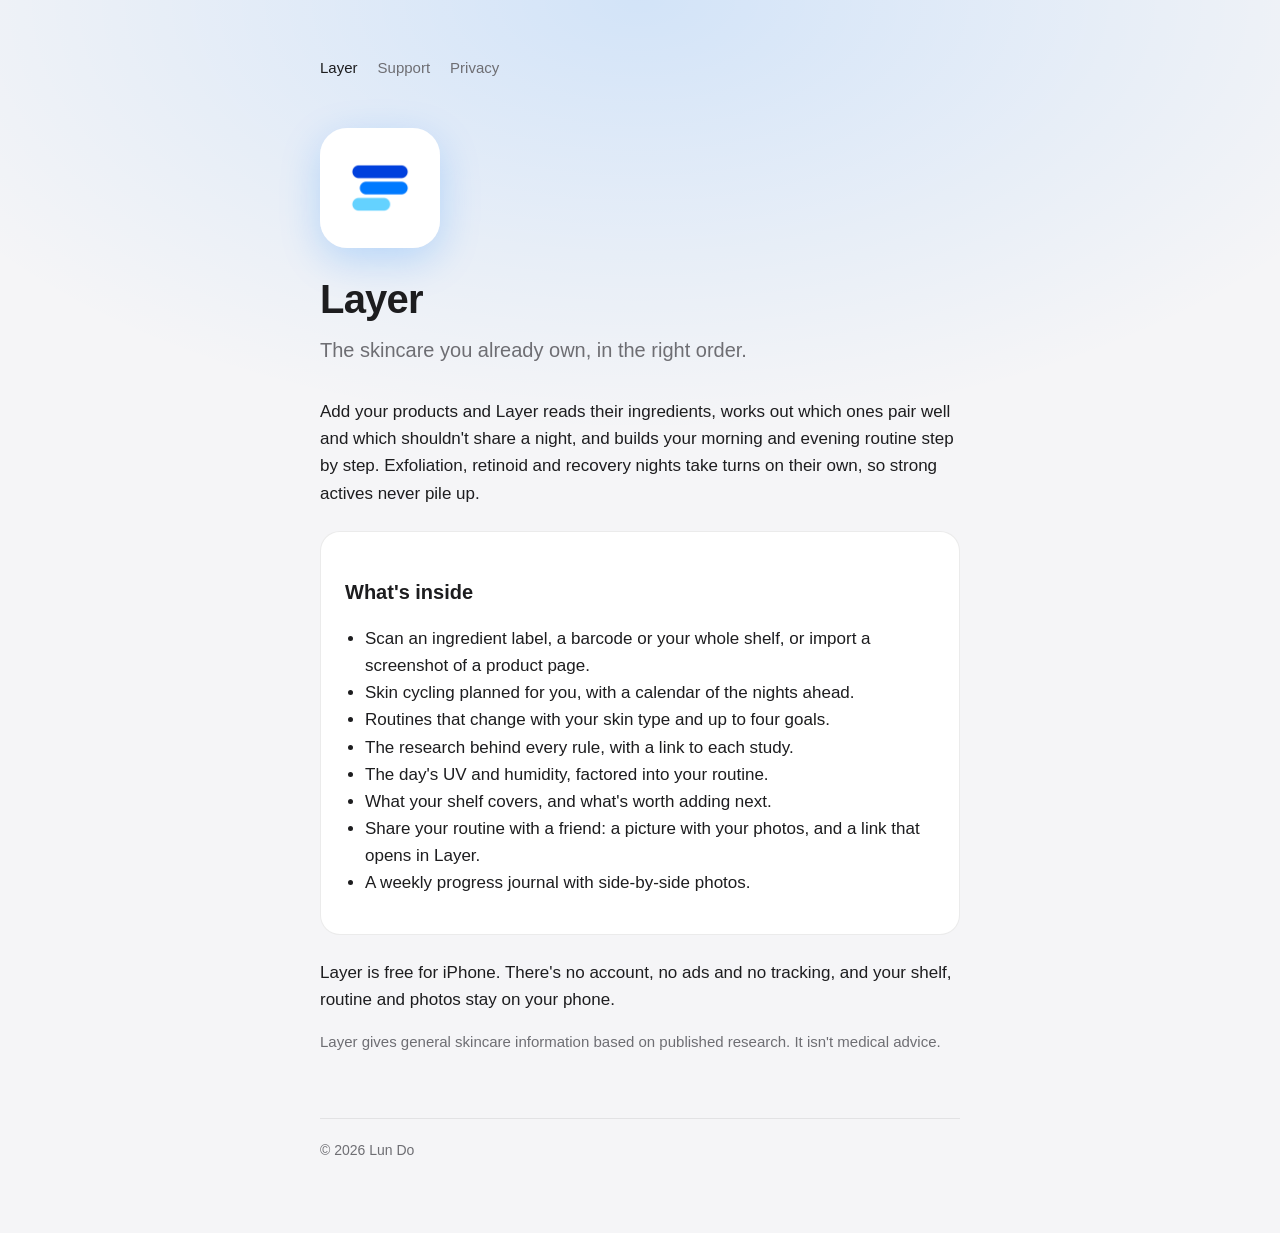
<file: index.html>
<!doctype html>
<html lang="en">
<head>
  <meta charset="utf-8">
  <meta name="viewport" content="width=device-width, initial-scale=1">
  <title>Layer</title>
  <meta name="description" content="Layer turns the skincare you already own into a routine that makes sense.">
  <link rel="icon" href="icon.png">
  <link rel="stylesheet" href="style.css">
</head>
<body>
  <main>
    <nav>
      <a href="./" aria-current="page">Layer</a>
      <a href="support.html">Support</a>
      <a href="privacy.html">Privacy</a>
    </nav>

    <img class="icon" src="icon.png" alt="The Layer app icon">
    <h1>Layer</h1>
    <p class="lede">The skincare you already own, in the right order.</p>

    <p>Add your products and Layer reads their ingredients, works out which ones pair well and which shouldn't share a night, and builds your morning and evening routine step by step. Exfoliation, retinoid and recovery nights take turns on their own, so strong actives never pile up.</p>

    <div class="card">
      <h2>What's inside</h2>
      <ul>
        <li>Scan an ingredient label, a barcode or your whole shelf, or import a screenshot of a product page.</li>
        <li>Skin cycling planned for you, with a calendar of the nights ahead.</li>
        <li>Routines that change with your skin type and up to four goals.</li>
        <li>The research behind every rule, with a link to each study.</li>
        <li>The day's UV and humidity, factored into your routine.</li>
        <li>What your shelf covers, and what's worth adding next.</li>
        <li>Share your routine with a friend: a picture with your photos, and a link that opens in Layer.</li>
        <li>A weekly progress journal with side-by-side photos.</li>
      </ul>
    </div>

    <p>Layer is free for iPhone. There's no account, no ads and no tracking, and your shelf, routine and photos stay on your phone.</p>

    <p class="meta">Layer gives general skincare information based on published research. It isn't medical advice.</p>

    <footer>&copy; 2026 Lun Do</footer>
  </main>
</body>
</html>
</file>
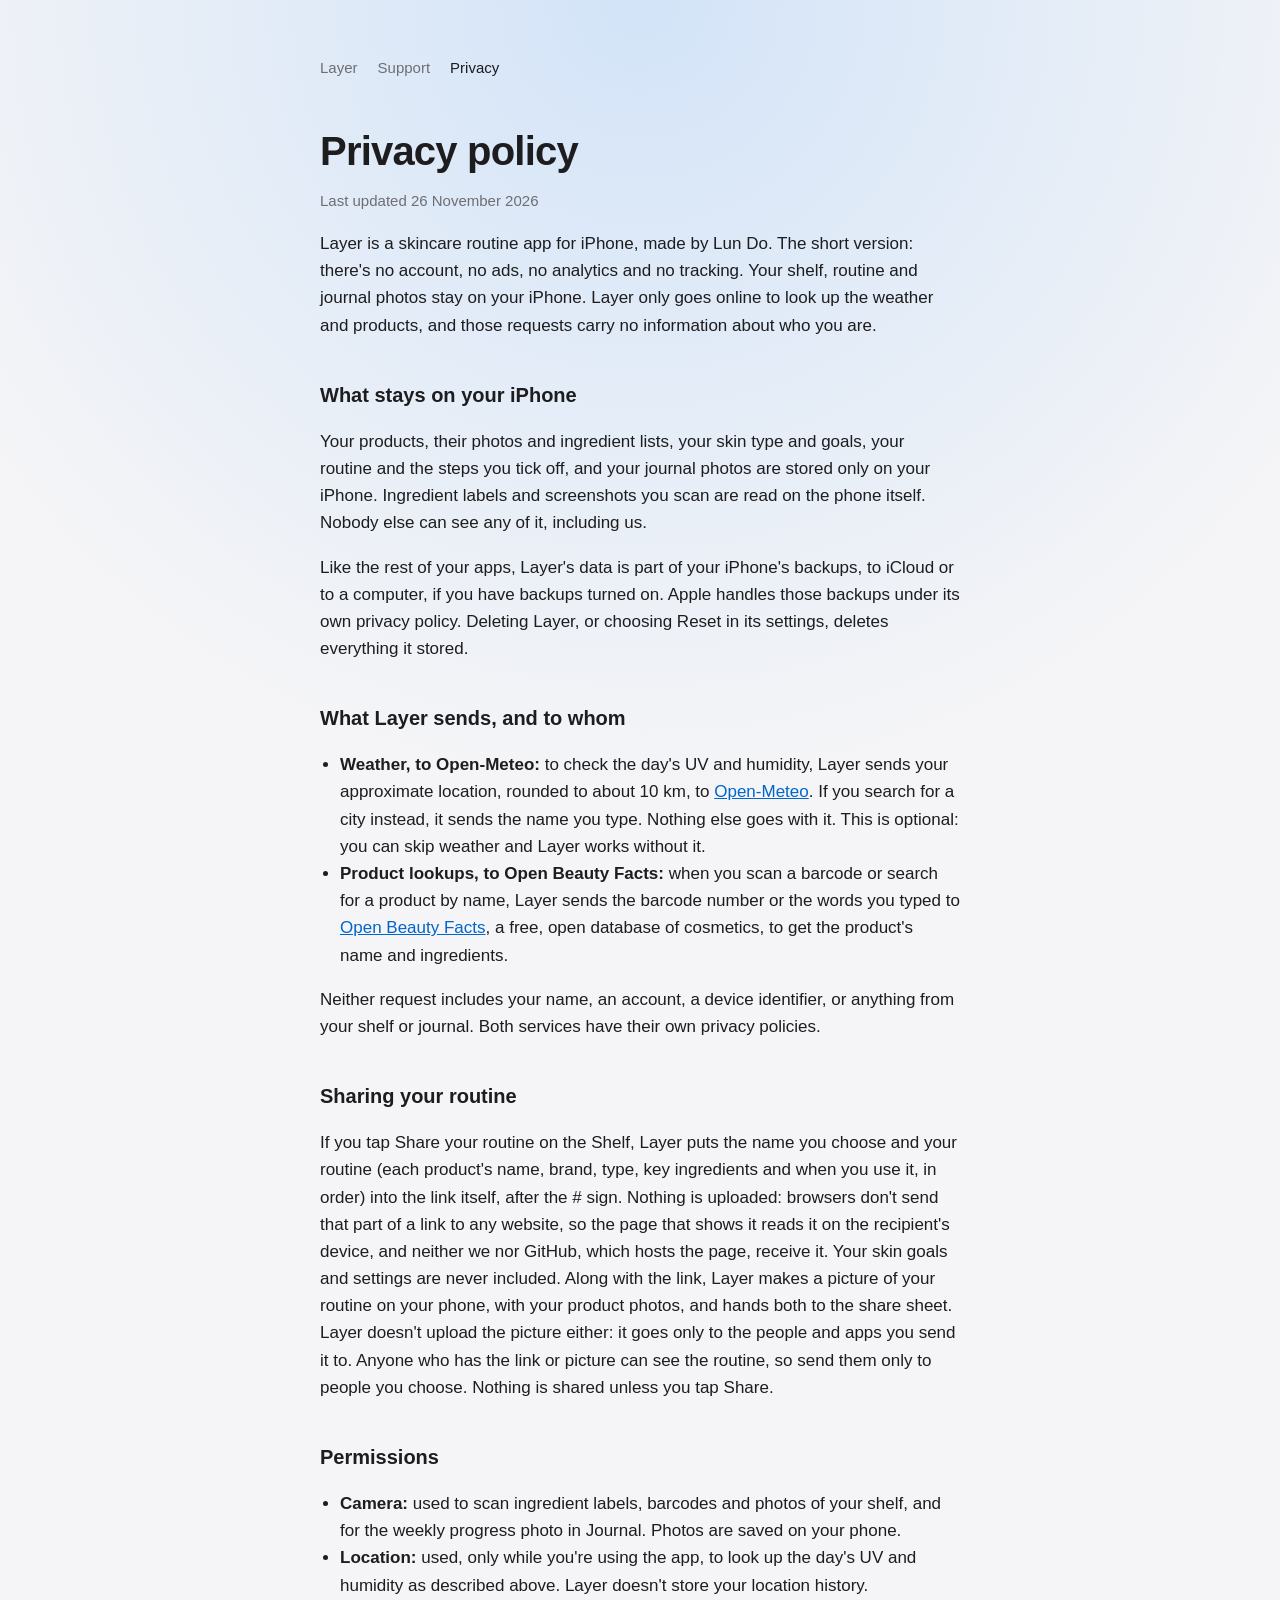
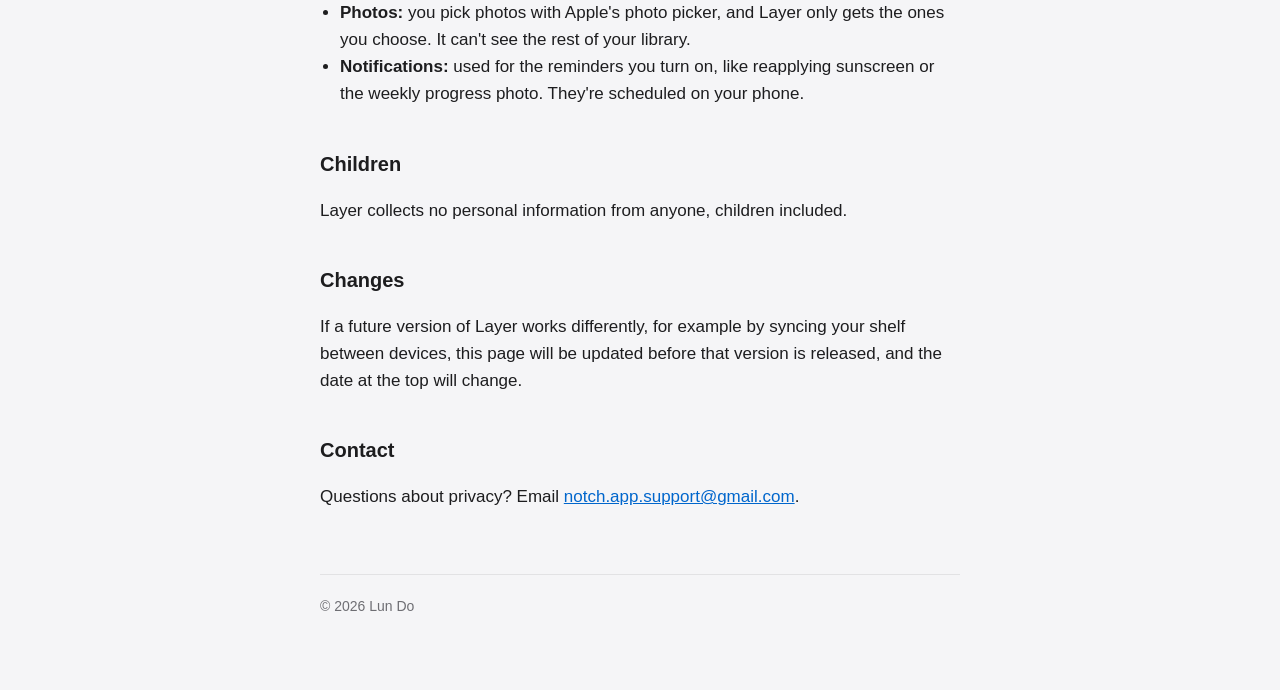
<file: privacy.html>
<!doctype html>
<html lang="en">
<head>
  <meta charset="utf-8">
  <meta name="viewport" content="width=device-width, initial-scale=1">
  <title>Layer Privacy Policy</title>
  <link rel="icon" href="icon.png">
  <link rel="stylesheet" href="style.css">
</head>
<body>
  <main>
    <nav>
      <a href="./">Layer</a>
      <a href="support.html">Support</a>
      <a href="privacy.html" aria-current="page">Privacy</a>
    </nav>

    <h1>Privacy policy</h1>
    <p class="meta">Last updated 26 November 2026</p>

    <p>Layer is a skincare routine app for iPhone, made by Lun Do. The short version: there's no account, no ads, no analytics and no tracking. Your shelf, routine and journal photos stay on your iPhone. Layer only goes online to look up the weather and products, and those requests carry no information about who you are.</p>

    <h2>What stays on your iPhone</h2>
    <p>Your products, their photos and ingredient lists, your skin type and goals, your routine and the steps you tick off, and your journal photos are stored only on your iPhone. Ingredient labels and screenshots you scan are read on the phone itself. Nobody else can see any of it, including us.</p>
    <p>Like the rest of your apps, Layer's data is part of your iPhone's backups, to iCloud or to a computer, if you have backups turned on. Apple handles those backups under its own privacy policy. Deleting Layer, or choosing Reset in its settings, deletes everything it stored.</p>

    <h2>What Layer sends, and to whom</h2>
    <ul>
      <li><strong>Weather, to Open-Meteo:</strong> to check the day's UV and humidity, Layer sends your approximate location, rounded to about 10&nbsp;km, to <a href="https://open-meteo.com">Open-Meteo</a>. If you search for a city instead, it sends the name you type. Nothing else goes with it. This is optional: you can skip weather and Layer works without it.</li>
      <li><strong>Product lookups, to Open Beauty Facts:</strong> when you scan a barcode or search for a product by name, Layer sends the barcode number or the words you typed to <a href="https://world.openbeautyfacts.org">Open Beauty Facts</a>, a free, open database of cosmetics, to get the product's name and ingredients.</li>
    </ul>
    <p>Neither request includes your name, an account, a device identifier, or anything from your shelf or journal. Both services have their own privacy policies.</p>

    <h2>Sharing your routine</h2>
    <p>If you tap Share your routine on the Shelf, Layer puts the name you choose and your routine (each product's name, brand, type, key ingredients and when you use it, in order) into the link itself, after the # sign. Nothing is uploaded: browsers don't send that part of a link to any website, so the page that shows it reads it on the recipient's device, and neither we nor GitHub, which hosts the page, receive it. Your skin goals and settings are never included. Along with the link, Layer makes a picture of your routine on your phone, with your product photos, and hands both to the share sheet. Layer doesn't upload the picture either: it goes only to the people and apps you send it to. Anyone who has the link or picture can see the routine, so send them only to people you choose. Nothing is shared unless you tap Share.</p>

    <h2>Permissions</h2>
    <ul>
      <li><strong>Camera:</strong> used to scan ingredient labels, barcodes and photos of your shelf, and for the weekly progress photo in Journal. Photos are saved on your phone.</li>
      <li><strong>Location:</strong> used, only while you're using the app, to look up the day's UV and humidity as described above. Layer doesn't store your location history.</li>
      <li><strong>Photos:</strong> you pick photos with Apple's photo picker, and Layer only gets the ones you choose. It can't see the rest of your library.</li>
      <li><strong>Notifications:</strong> used for the reminders you turn on, like reapplying sunscreen or the weekly progress photo. They're scheduled on your phone.</li>
    </ul>

    <h2>Children</h2>
    <p>Layer collects no personal information from anyone, children included.</p>

    <h2>Changes</h2>
    <p>If a future version of Layer works differently, for example by syncing your shelf between devices, this page will be updated before that version is released, and the date at the top will change.</p>

    <h2>Contact</h2>
    <p>Questions about privacy? Email <a href="mailto:notch.app.support@gmail.com">notch.app.support@gmail.com</a>.</p>

    <footer>&copy; 2026 Lun Do</footer>
  </main>
</body>
</html>
</file>
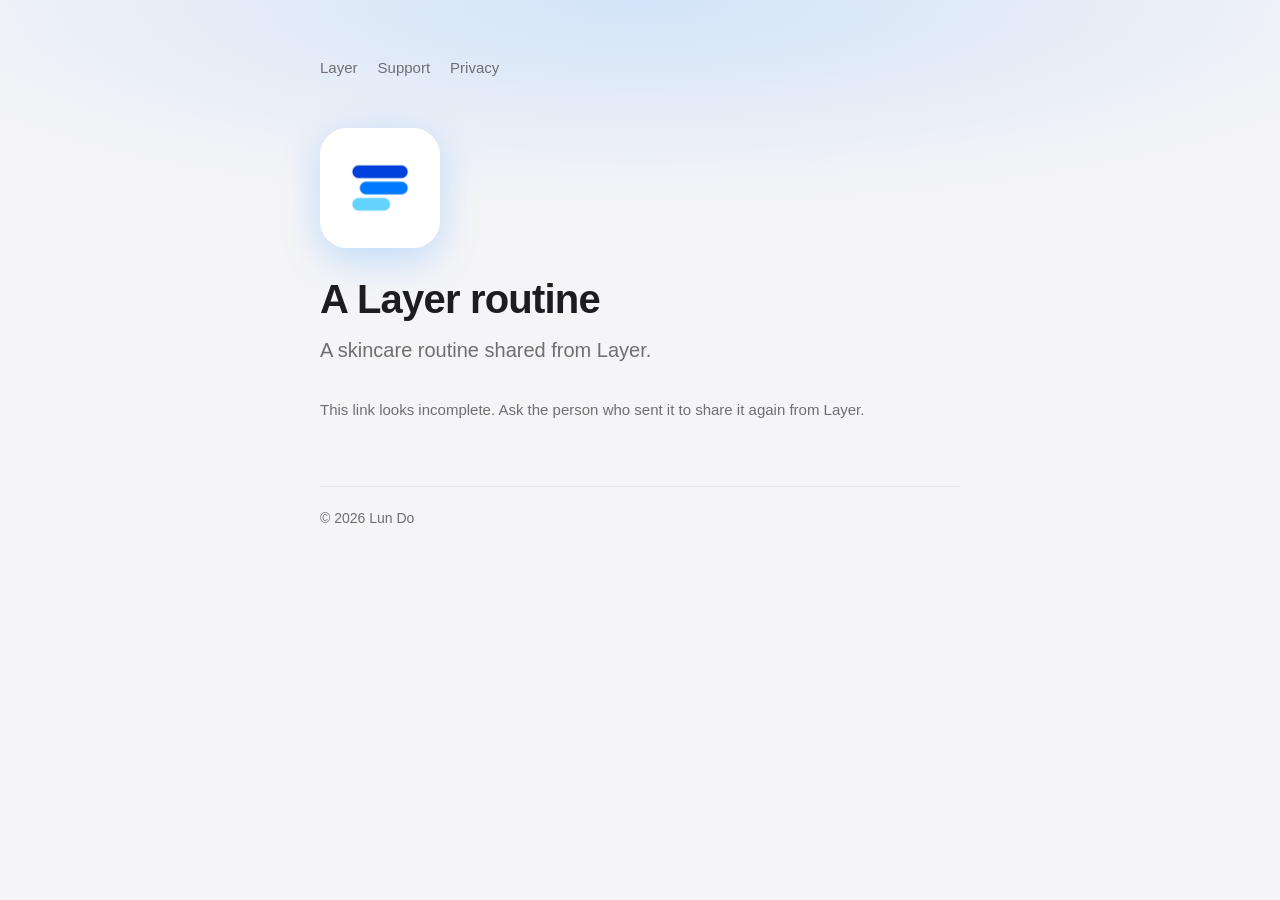
<file: r.html>
<!doctype html>
<html lang="en">
<head>
  <meta charset="utf-8">
  <meta name="viewport" content="width=device-width, initial-scale=1">
  <title>A Layer routine</title>
  <meta name="description" content="A skincare routine shared from Layer: the products and the order, morning and night.">
  <meta property="og:title" content="A skincare routine, shared from Layer">
  <meta property="og:description" content="See the products and the order, morning and night.">
  <meta property="og:image" content="https://mark22d-kaijunumber8.github.io/layer/icon.png">
  <meta name="robots" content="noindex">
  <link rel="icon" href="icon.png">
  <link rel="stylesheet" href="style.css">
  <style>
    .routine { list-style: none; padding: 0; margin: 0; }
    .routine li { display: flex; gap: 14px; padding: 14px 0; border-top: 1px solid var(--hairline); }
    .routine li:first-child { border-top: 0; }
    .num { flex: none; width: 26px; height: 26px; border-radius: 13px; background: var(--hairline); color: var(--muted);
           font-size: 13px; font-weight: 600; display: grid; place-items: center; margin-top: 2px; }
    .kind { color: var(--muted); font-size: 14px; }
    .product { font-weight: 600; }
    .chips { display: flex; flex-wrap: wrap; gap: 6px; margin-top: 6px; }
    .chip { font-size: 13px; color: var(--muted); background: var(--hairline); border-radius: 999px; padding: 2px 10px; }
    .when { color: var(--muted); font-size: 14px; margin-top: 4px; }
    .card h2 { margin-top: 20px; }
    .card > .chips { margin: 4px 0 12px; }
    .actions { display: flex; flex-wrap: wrap; gap: 12px; margin: 8px 0 32px; }
    .button { display: inline-block; padding: 12px 20px; border-radius: 999px; font-weight: 600; text-decoration: none;
              background: var(--accent); color: #fff; }
    .button.secondary { background: var(--hairline); color: var(--ink); }
    [hidden] { display: none !important; }
  </style>
</head>
<body>
  <main>
    <nav>
      <a href="./">Layer</a>
      <a href="support.html">Support</a>
      <a href="privacy.html">Privacy</a>
    </nav>

    <img class="icon" src="icon.png" alt="The Layer app icon">
    <h1 id="title">A Layer routine</h1>
    <p class="lede" id="lede">A skincare routine shared from Layer.</p>

    <div class="actions" id="actions" hidden>
      <a class="button" href="https://apps.apple.com/app/id6836648534">Get Layer on the App Store</a>
      <a class="button secondary" id="open">Open in Layer</a>
    </div>

    <div id="routine"></div>

    <p class="meta" id="error" hidden>This link looks incomplete. Ask the person who sent it to share it again from Layer.</p>
    <p class="meta" id="note" hidden>Layer builds a morning and evening routine from the products you already own. This page reads the routine from the link itself: nothing was uploaded, and Layer keeps no copy. <a href="privacy.html">Privacy</a></p>

    <footer>&copy; 2026 Lun Do</footer>
  </main>

  <script>
    const TYPES = {
      cleanser: "Cleanser", toner: "Toner", exfoliant: "Exfoliant", serum: "Serum", treatment: "Treatment",
      spotTreatment: "Spot treatment", eyeCream: "Eye cream", moisturizer: "Moisturizer", faceOil: "Face oil",
      sunscreen: "Sunscreen", mask: "Mask"
    };
    const NIGHTS = { exfoliation: "Exfoliation night", retinoid: "Retinoid night", recovery: "Recovery night", daily: "Evening" };

    async function decode(fragment) {
      if (!fragment.startsWith("1")) throw new Error("version");
      let b64 = fragment.slice(1).replace(/-/g, "+").replace(/_/g, "/");
      b64 += "=".repeat((4 - b64.length % 4) % 4);
      const bytes = Uint8Array.from(atob(b64), c => c.charCodeAt(0));
      const stream = new Blob([bytes]).stream().pipeThrough(new DecompressionStream("deflate-raw"));
      return JSON.parse(await new Response(stream).text());
    }

    function el(tag, className, text) {
      const node = document.createElement(tag);
      if (className) node.className = className;
      if (text !== undefined) node.textContent = text;
      return node;
    }

    const SHORT = { exfoliation: "Exfoliate", retinoid: "Retinoid", recovery: "Recover", daily: "Evening" };

    // One row: the step number, the product, and how it's used.
    function stepItem(p, number, detail) {
      const li = el("li");
      li.append(el("span", "num", number === null ? "·" : String(number)));
      const body = el("div");
      body.append(el("div", "kind", [p.b, TYPES[p.t] || ""].filter(Boolean).join(" · ")));
      body.append(el("div", "product", p.n));
      if (detail) body.append(el("div", "when", detail));
      const tags = p.a || [];
      if (tags.length) {
        const chips = el("div", "chips");
        tags.slice(0, 3).forEach(t => chips.append(el("span", "chip", t)));
        body.append(chips);
      }
      li.append(body);
      return li;
    }

    function card(title, detail) {
      const node = el("div", "card");
      node.append(el("h2", null, title));
      if (detail) node.append(el("p", "meta", detail));
      return node;
    }

    function stepsCard(title, steps, products) {
      const node = card(title);
      const list = el("ol", "routine");
      steps.forEach((s, n) => list.append(stepItem(products[s.p], n + 1, [s.l, s.h].filter(Boolean).join(" · "))));
      node.append(list);
      return node;
    }

    async function render() {
      const fragment = location.hash.slice(1);
      if (!fragment) { document.getElementById("error").hidden = false; return; }
      let r;
      try { r = await decode(fragment); } catch { document.getElementById("error").hidden = false; return; }
      const products = r.p || [];
      const valid = s => s && Number.isInteger(s.p) && s.p >= 0 && s.p < products.length;
      const morning = (r.m || []).filter(valid);
      const nights = (r.e || []).map(n => ({ t: n.t, s: (n.s || []).filter(valid) })).filter(n => n.s.length);
      const cycle = (r.y || []).filter(t => SHORT[t]);

      const title = r.f ? `${r.f}’s routine` : "A Layer routine";
      document.title = `${title} · Layer`;
      document.getElementById("title").textContent = title;
      document.getElementById("lede").textContent =
        `${products.length} ${products.length === 1 ? "product" : "products"}, step by step, morning and night. Shared from Layer.`;
      document.getElementById("open").href = "layerskin://r#" + fragment;
      document.getElementById("actions").hidden = false;
      document.getElementById("note").hidden = false;

      const root = document.getElementById("routine");
      if (cycle.length > 1) {
        const node = card("Skin cycle", `Evenings follow a ${cycle.length}-night cycle, so strong actives never share a night.`);
        const chips = el("div", "chips");
        cycle.forEach((t, i) => chips.append(el("span", "chip", `${i + 1} · ${SHORT[t]}`)));
        node.append(chips);
        root.append(node);
      }
      if (morning.length) root.append(stepsCard("Morning", morning, products));
      nights.forEach(n => root.append(stepsCard(NIGHTS[n.t] || "Evening", n.s, products)));
      const used = new Set(morning.concat(...nights.map(n => n.s)).map(s => s.p));
      const others = products.map((_, i) => i).filter(i => !used.has(i));
      if (others.length) {
        const node = card("Also on the shelf");
        const list = el("ul", "routine");
        others.forEach(i => list.append(stepItem(products[i], null, products[i].u)));
        node.append(list);
        root.append(node);
      }
    }

    render();
    // A different link opened in the same tab only changes the hash, which doesn't reload the page.
    window.addEventListener("hashchange", () => location.reload());
  </script>
</body>
</html>
</file>
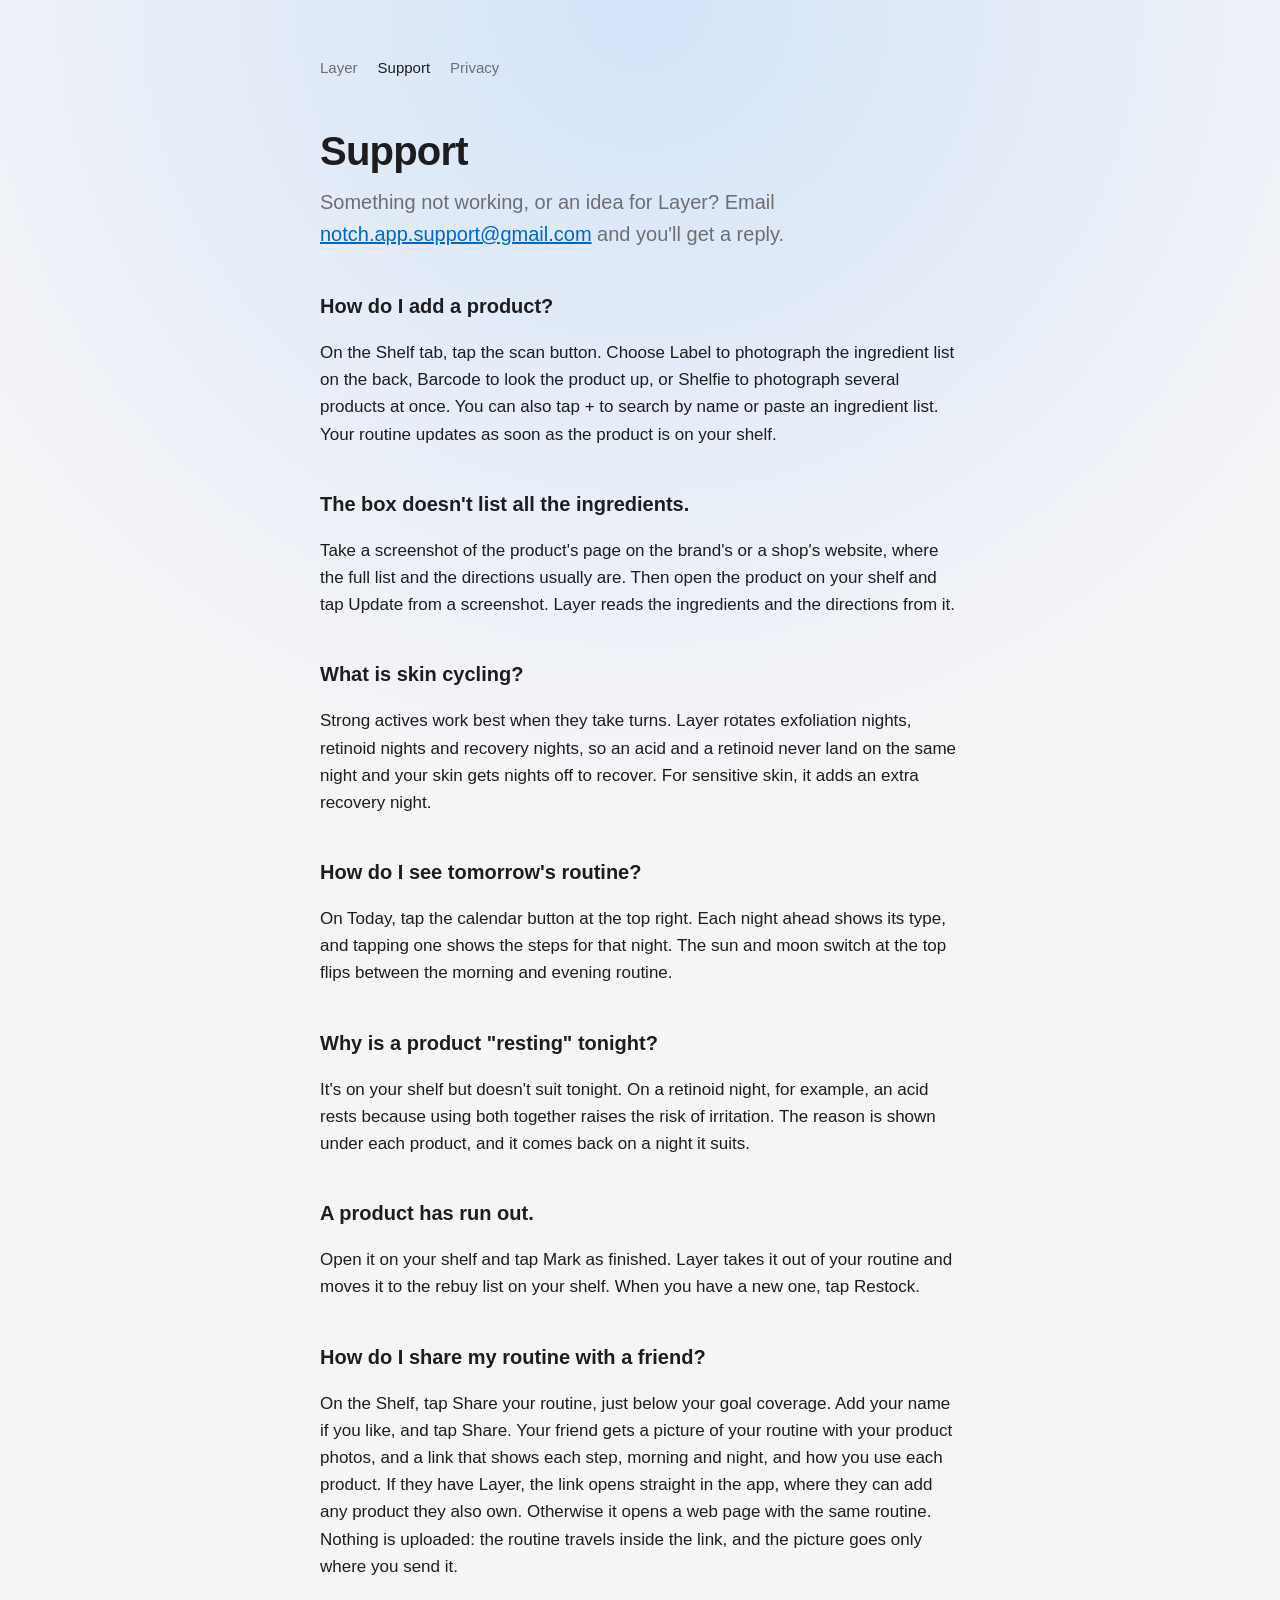
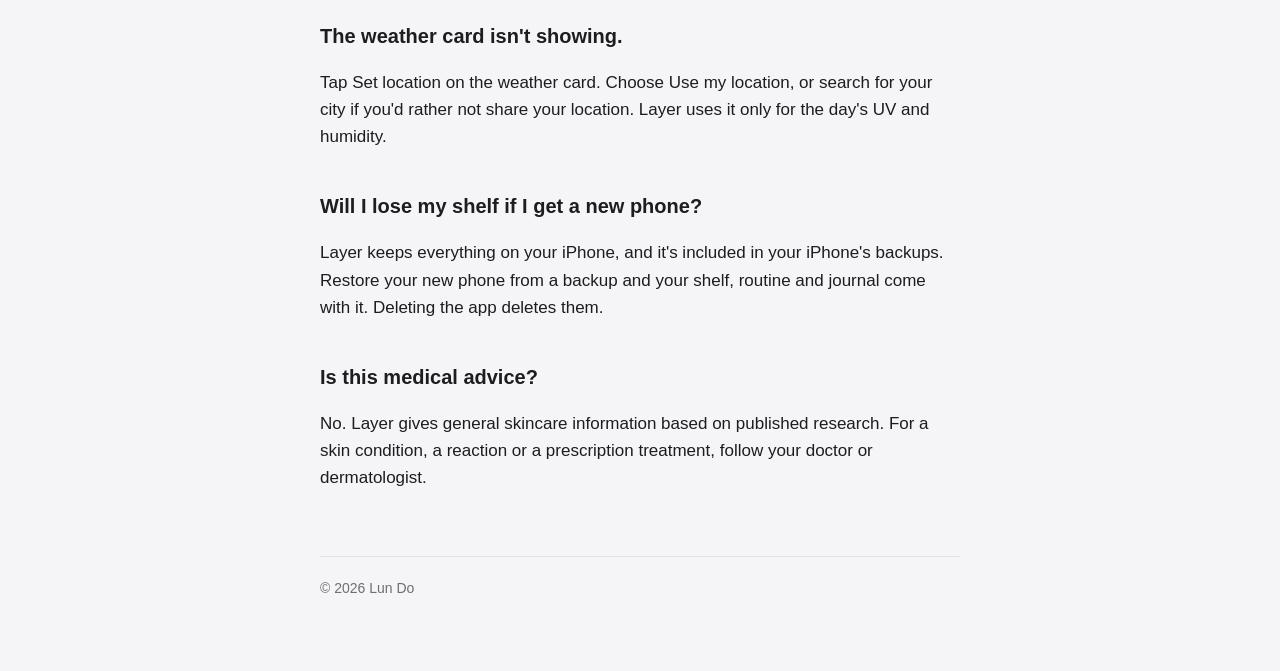
<file: support.html>
<!doctype html>
<html lang="en">
<head>
  <meta charset="utf-8">
  <meta name="viewport" content="width=device-width, initial-scale=1">
  <title>Layer Support</title>
  <link rel="icon" href="icon.png">
  <link rel="stylesheet" href="style.css">
</head>
<body>
  <main>
    <nav>
      <a href="./">Layer</a>
      <a href="support.html" aria-current="page">Support</a>
      <a href="privacy.html">Privacy</a>
    </nav>

    <h1>Support</h1>
    <p class="lede">Something not working, or an idea for Layer? Email <a href="mailto:notch.app.support@gmail.com">notch.app.support@gmail.com</a> and you'll get a reply.</p>

    <h2>How do I add a product?</h2>
    <p>On the Shelf tab, tap the scan button. Choose Label to photograph the ingredient list on the back, Barcode to look the product up, or Shelfie to photograph several products at once. You can also tap + to search by name or paste an ingredient list. Your routine updates as soon as the product is on your shelf.</p>

    <h2>The box doesn't list all the ingredients.</h2>
    <p>Take a screenshot of the product's page on the brand's or a shop's website, where the full list and the directions usually are. Then open the product on your shelf and tap Update from a screenshot. Layer reads the ingredients and the directions from it.</p>

    <h2>What is skin cycling?</h2>
    <p>Strong actives work best when they take turns. Layer rotates exfoliation nights, retinoid nights and recovery nights, so an acid and a retinoid never land on the same night and your skin gets nights off to recover. For sensitive skin, it adds an extra recovery night.</p>

    <h2>How do I see tomorrow's routine?</h2>
    <p>On Today, tap the calendar button at the top right. Each night ahead shows its type, and tapping one shows the steps for that night. The sun and moon switch at the top flips between the morning and evening routine.</p>

    <h2>Why is a product "resting" tonight?</h2>
    <p>It's on your shelf but doesn't suit tonight. On a retinoid night, for example, an acid rests because using both together raises the risk of irritation. The reason is shown under each product, and it comes back on a night it suits.</p>

    <h2>A product has run out.</h2>
    <p>Open it on your shelf and tap Mark as finished. Layer takes it out of your routine and moves it to the rebuy list on your shelf. When you have a new one, tap Restock.</p>

    <h2>How do I share my routine with a friend?</h2>
    <p>On the Shelf, tap Share your routine, just below your goal coverage. Add your name if you like, and tap Share. Your friend gets a picture of your routine with your product photos, and a link that shows each step, morning and night, and how you use each product. If they have Layer, the link opens straight in the app, where they can add any product they also own. Otherwise it opens a web page with the same routine. Nothing is uploaded: the routine travels inside the link, and the picture goes only where you send it.</p>

    <h2>The weather card isn't showing.</h2>
    <p>Tap Set location on the weather card. Choose Use my location, or search for your city if you'd rather not share your location. Layer uses it only for the day's UV and humidity.</p>

    <h2>Will I lose my shelf if I get a new phone?</h2>
    <p>Layer keeps everything on your iPhone, and it's included in your iPhone's backups. Restore your new phone from a backup and your shelf, routine and journal come with it. Deleting the app deletes them.</p>

    <h2>Is this medical advice?</h2>
    <p>No. Layer gives general skincare information based on published research. For a skin condition, a reaction or a prescription treatment, follow your doctor or dermatologist.</p>

    <footer>&copy; 2026 Lun Do</footer>
  </main>
</body>
</html>
</file>
<file: style.css>
:root {
  --canvas: #f5f5f7;
  --card: #ffffff;
  --hairline: rgba(0, 0, 0, 0.08);
  --ink: #1d1d1f;
  --muted: #6e6e73;
  --accent: #0066cc;
  --glow: rgba(0, 122, 255, 0.14);
  color-scheme: light dark;
}

@media (prefers-color-scheme: dark) {
  :root {
    --canvas: #000000;
    --card: #1c1c1e;
    --hairline: rgba(255, 255, 255, 0.1);
    --ink: #f5f5f7;
    --muted: #98989d;
    --accent: #2997ff;
    --glow: rgba(10, 132, 255, 0.2);
  }
}

* { box-sizing: border-box; }

html { -webkit-text-size-adjust: 100%; }

body {
  margin: 0;
  background: var(--canvas);
  background-image: radial-gradient(ellipse 90% 50% at 50% 0%, var(--glow), transparent 70%);
  background-repeat: no-repeat;
  color: var(--ink);
  font: 17px/1.6 -apple-system, BlinkMacSystemFont, "SF Pro Text", "Helvetica Neue", Arial, sans-serif;
}

main {
  max-width: 680px;
  margin: 0 auto;
  padding: 56px 20px 72px;
}

nav {
  display: flex;
  gap: 20px;
  font-size: 15px;
  margin-bottom: 48px;
}

nav a { color: var(--muted); text-decoration: none; }
nav a:hover, nav a[aria-current] { color: var(--ink); }

a { color: var(--accent); }

h1 {
  font-size: 40px;
  line-height: 1.15;
  font-weight: 600;
  letter-spacing: -0.02em;
  margin: 0 0 12px;
}

h2 {
  font-size: 20px;
  font-weight: 600;
  margin: 40px 0 8px;
}

p, li { color: var(--ink); }

.lede { font-size: 20px; color: var(--muted); margin: 0 0 32px; }

.meta { color: var(--muted); font-size: 15px; }

.icon {
  width: 120px;
  height: 120px;
  border-radius: 27px;
  display: block;
  margin-bottom: 28px;
  box-shadow: 0 12px 40px rgba(0, 122, 255, 0.22);
}

.card {
  background: var(--card);
  border: 1px solid var(--hairline);
  border-radius: 20px;
  padding: 4px 24px 20px;
  margin: 24px 0;
}

ul { padding-left: 20px; }

footer {
  margin-top: 64px;
  padding-top: 20px;
  border-top: 1px solid var(--hairline);
  color: var(--muted);
  font-size: 14px;
}
</file>
